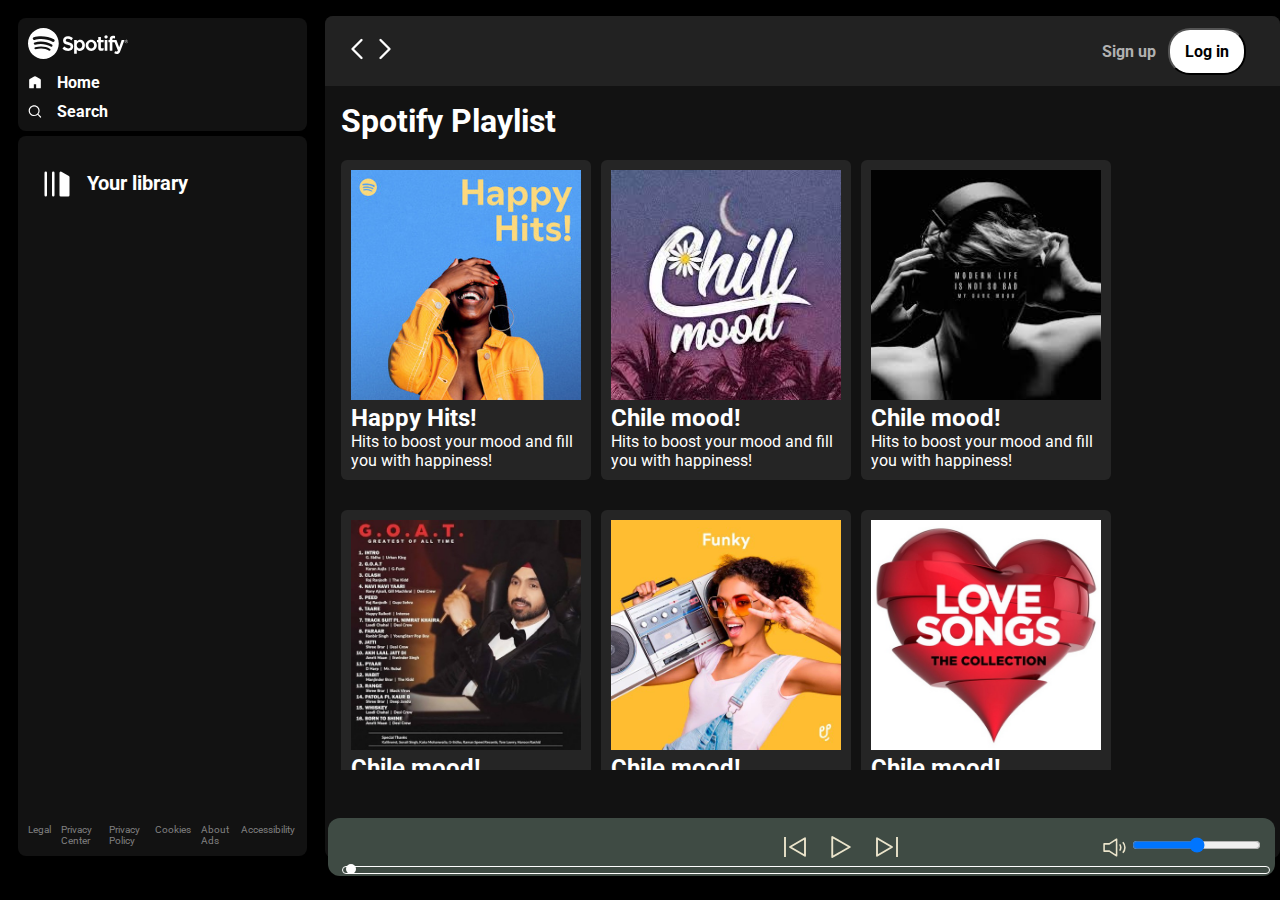
<file: index.html>
<!DOCTYPE html>
<html lang="en">
  <head>
    <meta charset="UTF-8" />
    <meta name="viewport" content="width=device-width, initial-scale=1.0" />
    <title>Document</title>

    <link rel="stylesheet" href="style.css" />
    <link rel="stylesheet" href="utility.css" />
    
  </head>
  <body>
    <div class="container flex bg-black">
      <div class="left">
        <div class="close">
          <img class="invert X" src="imgs/close.svg" alt="X">
        </div>
        <div class="home bg-gray rounded m-1 p-1">
          <div class="logo">
            <img class="invert" src="imgs/logo.svg" alt="logo" width="100px">
          </div>
          
          <ul>
            <li><img class="invert" src="imgs/home.svg" alt="home">Home</li>
            <li><img class="invert" src="imgs/search.svg" alt="Search">Search</li>
          </ul>
        </div>

        <div class="library bg-gray rounded m-1 p-1">
          <div class="heading">
            <img class="invert" src="imgs/playlist.svg" alt="playlist">

            <h2>Your library</h2>
          </div>

          <div class="songList">
            <ul>
             
            </ul>
          </div>

          <div class="footer">
            <div><a href="https://www.spotify.com/jp/legal/"><span>Legal</span></a></div>
            <div><a href="https://www.spotify.com/jp/privacy/"><span>Privacy Center</span></a></div>
            <div><a href="https://www.spotify.com/jp/legal/privacy-policy/"><span>Privacy Policy</span></a>
            </div>
            <div><a href="https://www.spotify.com/jp/legal/cookies-policy/"><span>Cookies</span></a></div>
            <div><a href="https://www.spotify.com/jp/legal/privacy-policy/#s3"><span>About Ads</span></a></div>
            <div><a href="https://www.spotify.com/jp/accessibility/"><span>Accessibility</span></a></div>
          </div>
        </div>

      </div>

      <div class="right bg-gray rounded">
        <div class="header">
          <div class="nav">
            <img class="invert hamburger" src="imgs/hamburger.svg" alt="menu">

            <img class="invert" src="imgs/icons8-chevron-24.png" alt="leftarrow">
            <img class="invert" src="imgs/icons8-chevron-24 (1).png" alt="rightarrow"> 
          </div>

          <div class="buttons">
            <button class="signinBtn">Sign up</button>
            <button class="loginBtn">Log in</button>
          </div>
        </div>

        <div class="spotifyPlaylist">
          <h1>Spotify Playlist</h1>

          <div class="cardcontainer">
            <!-- card start -->
            <div data-folder="ncs" class="card">
              <div class="play">
                <img src="imgs/play.svg" alt="">
              </div>

              <img src="imgs/happyhits.jpeg" alt="">
              <h2>Happy Hits!</h2>
              <p>Hits to boost your mood and fill you with happiness!</p>
            </div>

            <!-- card start -->
            <div data-folder="cs" class="card">
              <div class="play">
                <img src="imgs/play.svg" alt="">
              </div>

              <img src="imgs/cover (2).jpg" alt="">
              <h2>Chile mood!</h2>
              <p>Hits to boost your mood and fill you with happiness!</p>
            </div>

            <!-- card start -->
            <div data-folder="cs" class="card">
              <div class="play">
                <img src="imgs/play.svg" alt="">
              </div>

              <img src="imgs/cover (3).jpg" alt="">
              <h2>Chile mood!</h2>
              <p>Hits to boost your mood and fill you with happiness!</p>
            </div>

            <!-- card start -->
            <div data-folder="cs" class="card">
              <div class="play">
                <img src="imgs/play.svg" alt="">
              </div>

              <img src="imgs/cover (4).jpg" alt="">
              <h2>Chile mood!</h2>
              <p>Hits to boost your mood and fill you with happiness!</p>
            </div>

            <!-- card start -->
            <div data-folder="cs" class="card">
              <div class="play">
                <img src="imgs/play.svg" alt="">
              </div>

              <img src="imgs/cover (5).jpg" alt="">
              <h2>Chile mood!</h2>
              <p>Hits to boost your mood and fill you with happiness!</p>
            </div>

            <!-- card start -->
            <div data-folder="cs" class="card">
              <div class="play">
                <img src="imgs/play.svg" alt="">
              </div>

              <img src="imgs/cover (6).jpg" alt="">
              <h2>Chile mood!</h2>
              <p>Hits to boost your mood and fill you with happiness!</p>
            </div>

            <!-- card start -->
            <div data-folder="cs" class="card">
              <div class="play">
                <img src="imgs/play.svg" alt="">
              </div>

              <img src="imgs/cover (7).jpg" alt="">
              <h2>Chile mood!</h2>
              <p>Hits to boost your mood and fill you with happiness!</p>
            </div>

            <!-- card start -->
            <div data-folder="cs" class="card">
              <div class="play">
                <img src="imgs/play.svg" alt="">
              </div>

              <img src="imgs/cover (8).jpg" alt="">
              <h2>Chile mood!</h2>
              <p>Hits to boost your mood and fill you with happiness!</p>
            </div>

          </div>

          <div class="playBar">
            <div class="seekBar">
              <div class="circle">
                
              </div>
            </div>
            <div class="aboveBar">

              <div class="songInfo">

              </div>

              <div class="songButtons">
                <img class="invert" id="previous" src="imgs/prevsong.svg" alt="">
                <img class="invert" id="play" src="imgs/play.svg" alt="">
                <img class="invert" id="next" src="imgs/nextsong.svg" alt="">
              </div>

              <div class="timeVol">
                <div class="songTime">
                  
                </div>
                <div class="volume">
                  <img class="invert" src="imgs/volume.svg" alt="sound">
                  <div class="range">
                    <input type="range" name="volume">
                  </div>
                </div>
              </div>
              
            </div>
          </div>
        </div>
      </div>
    </div>

    <script src="script.js"></script>
  </body>
</html>
</file>
<file: style.css>
@import url('https://fonts.googleapis.com/css2?family=Poppins:ital,wght@0,100;0,200;0,300;0,400;0,500;0,600;0,700;0,800;0,900;1,100;1,200;1,300;1,400;1,500;1,600;1,700;1,800;1,900&family=Roboto:ital,wght@0,100;0,300;0,400;0,500;0,700;0,900;1,100;1,300;1,400;1,500;1,700;1,900&display=swap');

*{
    margin: 0;
    padding: 0;
    box-sizing: border-box;
    font-family: "Roboto", sans-serif;
}

:root{
    --a: 0;
}

body{
    background-color: black;
    color: white;
}

.left{
    width: 25vw;
    margin: 3px;
    padding: 10px;
}

.close{
    display: none;
}

.hamburger{
    display: none;
}

.right{
    width: 75vw;
    margin: 3px;
}

.home ul li{
    display: flex;
    gap: 15px;
    width: 14px;
    list-style: none;
    padding-top: 10px;
    font-weight: bold;
}

.heading{
    display: flex;
    gap: 15px;
    /* width: 14px; */
    padding-top: 10px;
    padding: 23px 14px;
    font-weight: bold;
    align-items: center;
    font-size: 13px;
}

.heading img{
    width: 30px;
}

.library{
    min-height: 80vh;
    position: relative;
}

.footer{
    display: flex;
    font-size: 10px;
    gap: 10px;
    position: absolute;
    bottom: 0;
    padding: 10px 0;
    padding-right: 12px;
}

.footer a{
    color: grey;
    text-decoration: none;
    text-align: left;
}

.right{
    margin: 16px 0;
    position: relative;
}

.header{
    display: flex;
    justify-content: space-between;
    align-items: center;
    background-color: rgb(34, 34, 34);
    border-top-left-radius: 8px;
    border-top-right-radius: 8px;
    height: 70px;
}

.header > *{
    padding: 20px;
}

.spotifyPlaylist{
    padding: 16px;
}

.spotifyPlaylist .cardcontainer{
    display: flex;
    gap: 10px;
    flex-wrap: wrap;
    overflow-y: auto;
    max-height: 70vh;
    padding-bottom: 20px;
}

.spotifyPlaylist .card{
    width: 250px;
    margin-top: 20px;
    padding: 10px;
    border-radius: 6px;
    background-color: #252525;
    position: relative;
    transition: all 1s ;
}

.card:hover{
    background-color: rgb(75, 75, 75);
    cursor: pointer;
    --a: 1;
}

.card img{
    width: 100%;
    object-fit: contain;
}

.play{
    width: 52px;
    height: 52px;
    background-color: #1fdf64;
    border-radius: 50%;
    border: none;
    padding: 4px;
    display: flex;
    align-items: center;
    justify-content: center;
    position: absolute;
    right: 18px;
    top: 180px;  
    opacity: var(--a);
}

.play img{
    width: 20px;
}

.right .buttons{
    margin: 0 14px;
    display: flex;
    justify-content: center;
    align-items: center;
    gap: 12px;
}

.signinBtn{
    background-color: rgb(34, 34, 34);
    color: rgb(177, 177, 177);
    font-weight: bold;
    border: none;
    outline: none;
    cursor: pointer;
    font-size: 16px;
    /* transition: 1s ease; */
}

.signinBtn:hover{
    font-size: 1.01rem;
    color: white;
}

.loginBtn{
    background-color: white;
    border-radius: 22px;
    color: black;
    padding: 12px;
    width: 78px;
    font-weight: bold;
    cursor: pointer;
    font-size: 16px;
}

.loginBtn:hover{
    font-weight: 900;
    font-size: 17px;
}

.playBar{
    position: fixed;
    bottom: 24px;
    right: 5px;
    background-color: #3f4b44;
    width: 74%;
    padding: 14px;
    border-radius: 12px;
    height: auto;
}

.songButtons{
    display: flex;
    justify-content: center;
    gap: 16px;
}

.songList{
    height: 400px;
    overflow-y: scroll;
}

.songList ul{
    padding: 0 12px;
}

.songList ul li{
    list-style-type: decimal;
    display: flex;
    justify-content: space-between;
    /* gap: 14px; */
    cursor: pointer;
    /* padding: 12px 0; */
    border: 1px solid white;
    margin: 8px;
    padding: 12px;
    border-radius: 5px;
}

.playNow{
    display: flex;
    justify-content: center;
    align-items: center;
}

.playNow span{
    font-size: 12px;
    width: 60px;
}

.seekBar{
    height: 2px;
    width: 98%;
    border: 1px solid rgb(255, 255, 255);
    border-radius: 10px;
    position: absolute;
    bottom: 0;
    padding: 3px;
    margin-bottom: 2px;
    cursor: pointer;
}

.circle{
    width: 10px;
    height: 10px;
    border-radius: 13px;
    background-color: white;
    position: relative;
    bottom: 6px;
    left: 0%;
    transition: left 1s;
}

.aboveBar{
    display: flex;
    justify-content: space-between;
}

.songButtons img{
    cursor: pointer;
    width: 30px;
}

.timeVol{
    display: flex;
    align-items: center;
    justify-content: center;
    gap: 10px;
}

.songInfo{
    padding: 0, 12px;
    width: 248px;
}
.songTime{
    padding: 0, 12px;
    /* width: 110px; */
}

.volume{
    display: flex;
    /* flex-direction: column; */
    align-items: center;
    justify-content: center;
    gap: 5px;
    cursor: pointer;
}

.volume img{
    width: 25px;
}

@media (max-width: 1000px) {
    .left{
        position: absolute;
        left: -100%;
        transition: all .5s ease-out;
        z-index: 1;
        width: 329px;
        box-shadow: 1px 4px 1px white;
        backdrop-filter: blur(35px);
        /* padding: 0; */
    }

    .footer{
        bottom: 0;
        left: 2px;
        background-color: black;
        width: 100%;
    }
    
    .right{
        width: 100vw;
        height: 100dvh;
        margin: 0;
    }

    .cardcontainer{
        justify-content: center;
        width: auto;
    }

    .playBar{
        width: 90vw;
        position: relative;
        bottom: 80px;
        left: 10px;
    }

    .songInfo{
        width: auto;
    }

    .aboveBar{
        flex-direction: column;
        gap: 18px;
        align-items: center;
    }

    .seekBar{
        width: calc(100vw - 60px);
        position: absolute;
    }

    .timeVol{
        flex-direction: column;
        gap: 12px;
    }

    .nav{
        display: flex;
        gap: 12px;
        align-items: center;
    }

    .close{
        display: block;
        position: absolute;
        right: 20px;
        top: 20px;
    }

    .X{
        cursor: pointer;
    }

    .hamburger{
        display: block;
        height: 40px;
    }

}
</file>
<file: utility.css>
.border{
    border: 2px solid red;
}

.flex{
    display: flex;
}

.justify-center{
    justify-content: center;
}

.items-center{
    align-items: center;
}

.bg-black{
    background-color: black;
    color: white;
}

.invert{
    filter: invert(1);
}

.bg-gray{
    background-color: #121212;
}

.rounded{
    border-radius: 8px;
}

.m-1{
    margin: 5px;
}

.p-1{
    padding: 10px;
}

/* For Webkit browsers (e.g., Chrome, Safari) */
::-webkit-scrollbar {
    width: 12px;
  }
  
  ::-webkit-scrollbar-thumb {
    background-color: #333; /* Dark color for the thumb */
    border-radius: 6px;
  }
  
  ::-webkit-scrollbar-track {
    background-color: #222; /* Dark color for the track */
  }
  
  /* For Firefox */
  .cardcontainer {
      scrollbar-color: #333 #222; /* Dark color for the thumb and track in Firefox */
  }
</file>
